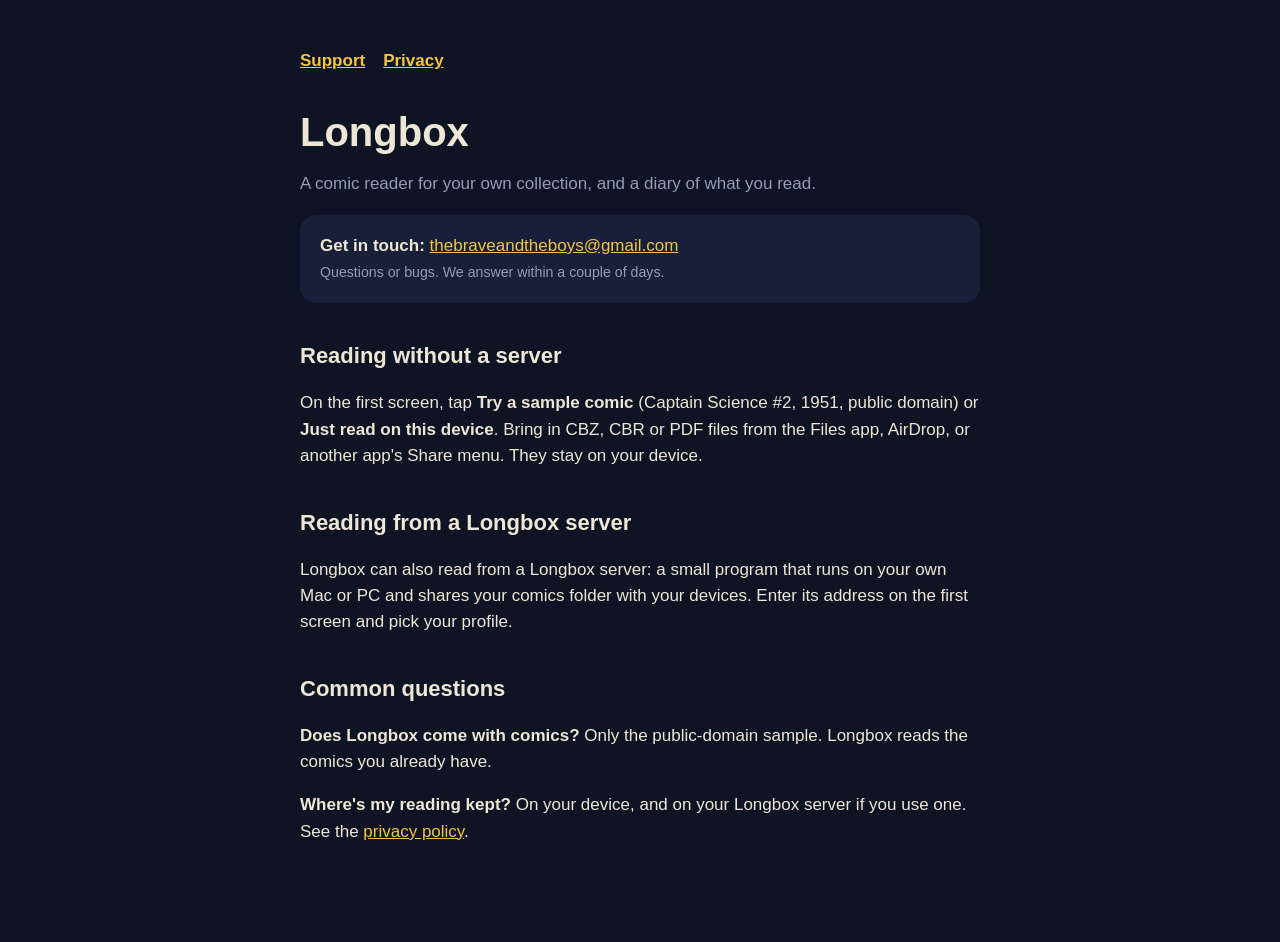
<file: index.html>
<!doctype html>
<html lang="en">
<head>
<meta charset="utf-8">
<meta name="viewport" content="width=device-width, initial-scale=1">
<title>Longbox Support</title>
<link rel="stylesheet" href="style.css">
</head>
<body>
<main>
<nav><a href="./">Support</a><a href="privacy.html">Privacy</a></nav>
<h1>Longbox</h1>
<p class="dim">A comic reader for your own collection, and a diary of what you read.</p>

<div class="card">
<strong>Get in touch:</strong> <a href="mailto:thebraveandtheboys@gmail.com">thebraveandtheboys@gmail.com</a><br>
<small>Questions or bugs. We answer within a couple of days.</small>
</div>

<h2>Reading without a server</h2>
<p>On the first screen, tap <strong>Try a sample comic</strong> (Captain Science #2, 1951, public domain) or <strong>Just read on this device</strong>. Bring in CBZ, CBR or PDF files from the Files app, AirDrop, or another app's Share menu. They stay on your device.</p>

<h2>Reading from a Longbox server</h2>
<p>Longbox can also read from a Longbox server: a small program that runs on your own Mac or PC and shares your comics folder with your devices. Enter its address on the first screen and pick your profile.</p>

<h2>Common questions</h2>
<p><strong>Does Longbox come with comics?</strong> Only the public-domain sample. Longbox reads the comics you already have.</p>
<p><strong>Where's my reading kept?</strong> On your device, and on your Longbox server if you use one. See the <a href="privacy.html">privacy policy</a>.</p>
</main>
</body>
</html>
</file>
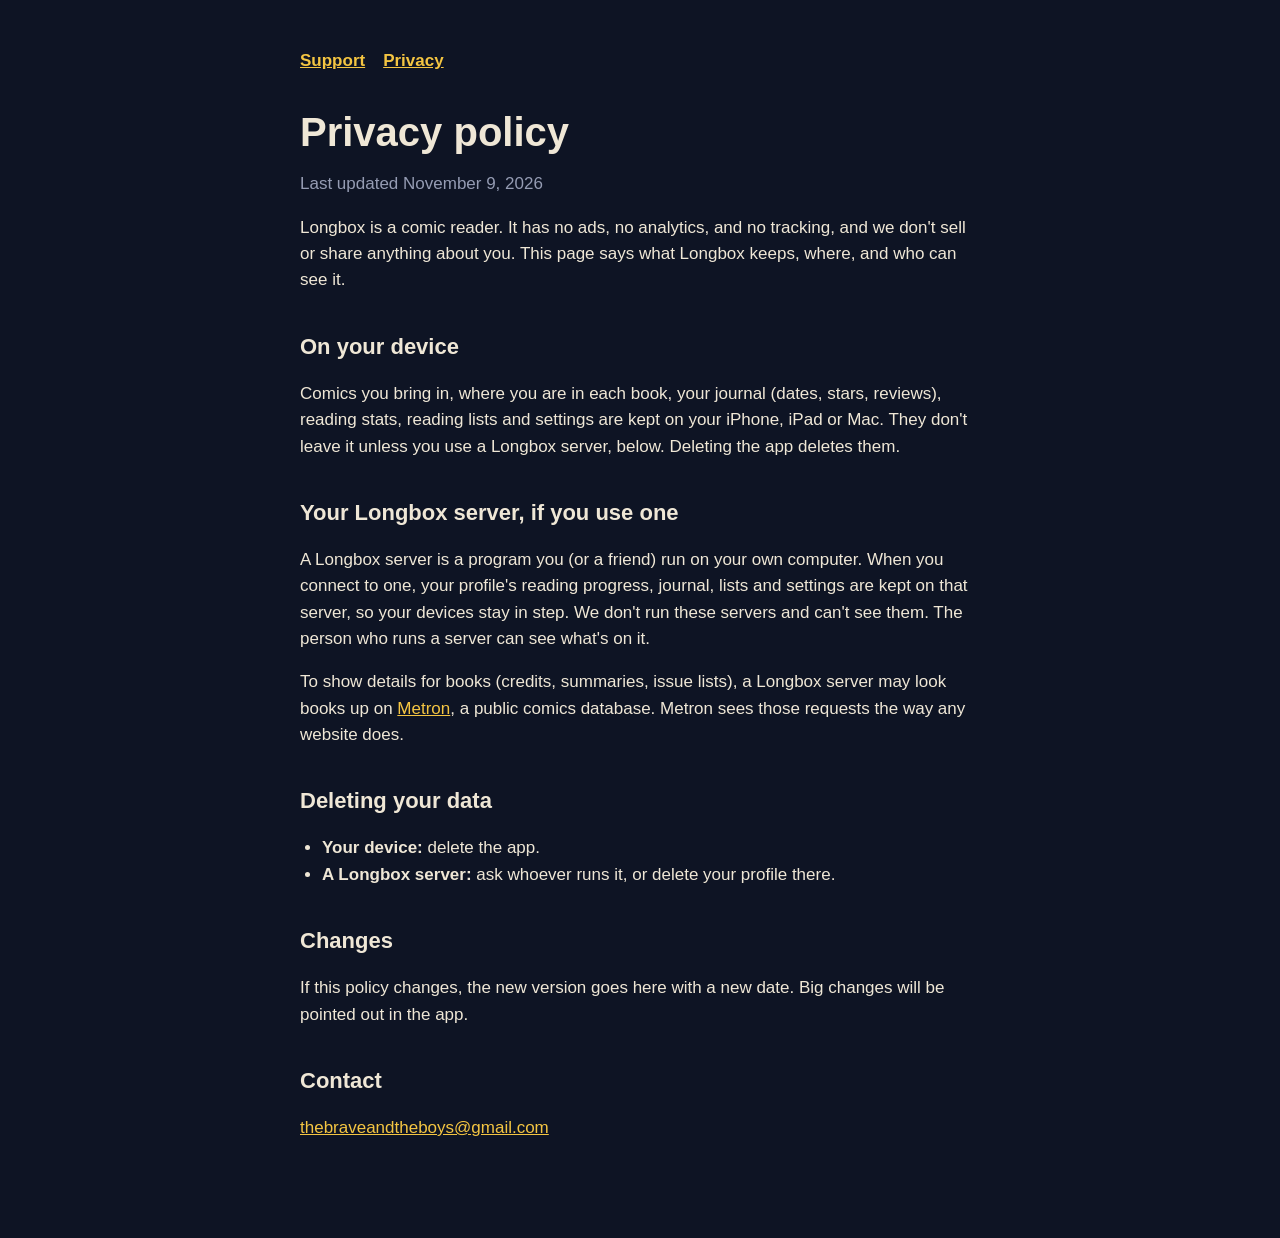
<file: privacy.html>
<!doctype html>
<html lang="en">
<head>
<meta charset="utf-8">
<meta name="viewport" content="width=device-width, initial-scale=1">
<title>Longbox Privacy Policy</title>
<link rel="stylesheet" href="style.css">
</head>
<body>
<main>
<nav><a href="./">Support</a><a href="privacy.html">Privacy</a></nav>
<h1>Privacy policy</h1>
<p class="dim">Last updated November 9, 2026</p>

<p>Longbox is a comic reader. It has no ads, no analytics, and no tracking, and we don't sell or share anything about you. This page says what Longbox keeps, where, and who can see it.</p>

<h2>On your device</h2>
<p>Comics you bring in, where you are in each book, your journal (dates, stars, reviews), reading stats, reading lists and settings are kept on your iPhone, iPad or Mac. They don't leave it unless you use a Longbox server, below. Deleting the app deletes them.</p>

<h2>Your Longbox server, if you use one</h2>
<p>A Longbox server is a program you (or a friend) run on your own computer. When you connect to one, your profile's reading progress, journal, lists and settings are kept on that server, so your devices stay in step. We don't run these servers and can't see them. The person who runs a server can see what's on it.</p>
<p>To show details for books (credits, summaries, issue lists), a Longbox server may look books up on <a href="https://metron.cloud">Metron</a>, a public comics database. Metron sees those requests the way any website does.</p>

<h2>Deleting your data</h2>
<ul>
<li><strong>Your device:</strong> delete the app.</li>
<li><strong>A Longbox server:</strong> ask whoever runs it, or delete your profile there.</li>
</ul>

<h2>Changes</h2>
<p>If this policy changes, the new version goes here with a new date. Big changes will be pointed out in the app.</p>

<h2>Contact</h2>
<p><a href="mailto:thebraveandtheboys@gmail.com">thebraveandtheboys@gmail.com</a></p>
</main>
</body>
</html>
</file>
<file: style.css>
:root { --bg: #0e1424; --surface: #172038; --label: #efe7d6; --secondary: #959cb3; --gold: #f4c542; }
* { box-sizing: border-box; }
body { margin: 0; background: var(--bg); color: var(--label); font: 17px/1.55 -apple-system, BlinkMacSystemFont, "Helvetica Neue", sans-serif; }
main { max-width: 720px; margin: 0 auto; padding: 48px 20px 80px; }
h1 { font-size: 40px; line-height: 1.1; margin: 0 0 6px; font-stretch: condensed; font-weight: 900; }
h2 { font-size: 22px; margin: 36px 0 8px; }
p, li { color: var(--label); }
.dim, small { color: var(--secondary); }
a { color: var(--gold); }
nav { display: flex; gap: 18px; margin-bottom: 36px; font-weight: 600; }
.card { background: var(--surface); border-radius: 16px; padding: 18px 20px; margin: 14px 0; }
ul { padding-left: 22px; }
</file>
